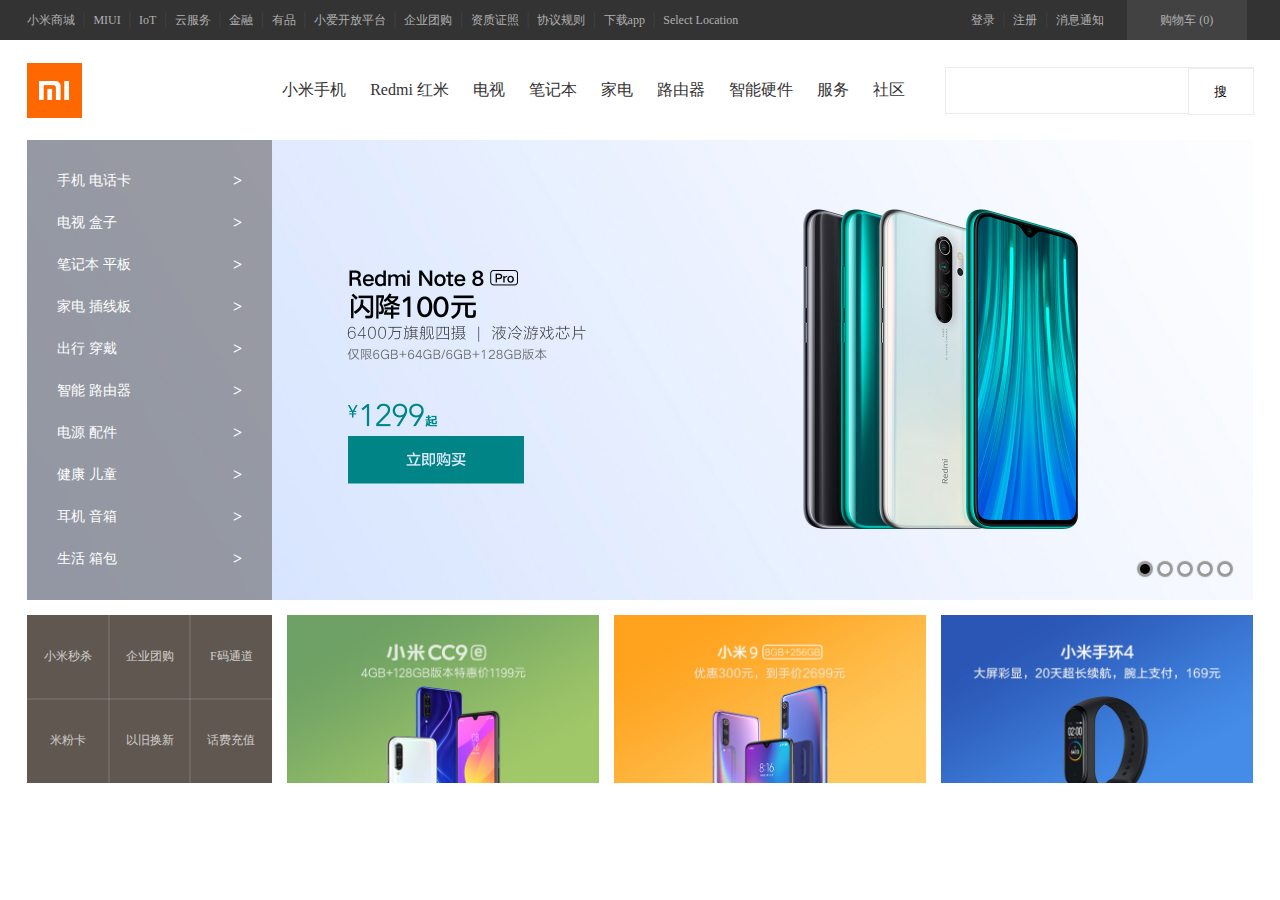
<file: 11-23/index.html>
<!DOCTYPE html>
<html lang="en">
<head>
    <meta charset="UTF-8">
    <meta name="viewport" content="width=device-width, initial-scale=1.0">
    <meta http-equiv="X-UA-Compatible" content="ie=edge">
    <title>小米商城 - 小米20 Pro、小米MIX Alpha、Redmi Note 8，小米电视官方网站</title>
    <link rel="stylesheet" href="./css/style.css">
</head>
<body>
    <header>
        <div class="site-topbar">
            <div class="container">
                <div class="bar-left">
                    <a href="#">小米商城</a>
                    <span class="sep">|</span>
                    <a href="#">MIUI</a>
                    <span class="sep">|</span>
                    <a href="#">IoT</a>
                    <span class="sep">|</span>
                    <a href="#">云服务</a>
                    <span class="sep">|</span>
                    <a href="#">金融</a>
                    <span class="sep">|</span>
                    <a href="#">有品</a>
                    <span class="sep">|</span>
                    <a href="#">小爱开放平台</a>
                    <span class="sep">|</span>
                    <a href="#">企业团购</a>
                    <span class="sep">|</span>
                    <a href="#">资质证照</a>
                    <span class="sep">|</span>
                    <a href="#">协议规则</a>
                    <span class="sep">|</span>
                    <a href="#">下载app</a>
                    <span class="sep">|</span>
                    <a href="#">Select Location</a>
                </div>
                <div class="bar-right">
                    <a href="#">登录</a>
                    <span class="sep">|</span>
                    <a href="#">注册</a>
                    <span class="sep">|</span>
                    <a href="#">消息通知</a>
                    <a href="#">购物车 (0)<span>购物车中还没有商品，赶紧选购吧！</span></a>
                </div>
            </div>
        </div>
        <div class="site-header">
            <div class="container">
                <div class="h-left">
                    <a class="logo" href="#"></a>
                </div>
                <div class="h-mid">
                    <ul class="hm-list">
                        <li class="hm-item"><a href="#">小米手机</a></li>
                        <li class="hm-item"><a href="#">Redmi 红米</a></li>
                        <li class="hm-item"><a href="#">电视</a></li>
                        <li class="hm-item"><a href="#">笔记本</a></li>
                        <li class="hm-item"><a href="#">家电</a></li>
                        <li class="hm-item"><a href="#">路由器</a></li>
                        <li class="hm-item"><a href="#">智能硬件</a></li>
                        <li class="hm-item"><a href="#">服务</a></li>
                        <li class="hm-item"><a href="#">社区</a></li>
                    </ul>
                </div>
                <div class="h-right">
                    <input type="text">
                    <input class="btn" type="button" value="搜">
                </div>
            </div>
        </div>
        <div class="banner">
            <div class="container">
                <div class="b-left">
                    <ul class="bl-list">
                        <li class="bl-item"><a href="#">手机 电话卡</a></li>
                        <li class="bl-item"><a href="#">电视 盒子</a></li>
                        <li class="bl-item"><a href="#">笔记本 平板</a></li>
                        <li class="bl-item"><a href="#">家电 插线板</a></li>
                        <li class="bl-item"><a href="#">出行 穿戴</a></li>
                        <li class="bl-item"><a href="#">智能 路由器</a></li>
                        <li class="bl-item"><a href="#">电源 配件</a></li>
                        <li class="bl-item"><a href="#">健康 儿童</a></li>
                        <li class="bl-item"><a href="#">耳机 音箱</a></li>
                        <li class="bl-item"><a href="#">生活 箱包</a></li>
                    </ul>
                </div>
                <div class="b-mid">
                    <ul class="bm-list">
                        <li class="bm-item"><a href="#"><img src="./images/bm1.png" alt="">小米CC9 Pro</a></li>
                        <li class="bm-item"><a href="#"><img src="./images/bm2.png" alt="">小米20 Pro</a></li>
                        <li class="bm-item"><a href="#"><img src="./images/bm1.png" alt="">小米CC9 Pro</a></li>
                        <li class="bm-item"><a href="#"><img src="./images/bm1.png" alt="">小米CC9 Pro</a></li>
                        <li class="bm-item"><a href="#"><img src="./images/bm1.png" alt="">小米CC9 Pro</a></li>
                        <li class="bm-item"><a href="#"><img src="./images/bm1.png" alt="">小米CC9 Pro</a></li>
                    </ul>
                    <ul class="bm-list">
                        <li class="bm-item"><a href="#"><img src="./images/bm1.png" alt="">小米CC9 Pro</a></li>
                        <li class="bm-item"><a href="#"><img src="./images/bm2.png" alt="">小米20 Pro</a></li>
                        <li class="bm-item"><a href="#"><img src="./images/bm1.png" alt="">小米CC9 Pro</a></li>
                        <li class="bm-item"><a href="#"><img src="./images/bm1.png" alt="">小米CC9 Pro</a></li>
                        <li class="bm-item"><a href="#"><img src="./images/bm1.png" alt="">小米CC9 Pro</a></li>
                        <li class="bm-item"><a href="#"><img src="./images/bm1.png" alt="">小米CC9 Pro</a></li>
                    </ul>
                    <ul class="bm-list">
                        <li class="bm-item"><a href="#"><img src="./images/bm1.png" alt="">小米CC9 Pro</a></li>
                        <li class="bm-item"><a href="#"><img src="./images/bm2.png" alt="">小米20 Pro</a></li>
                        <li class="bm-item"><a href="#"><img src="./images/bm1.png" alt="">小米CC9 Pro</a></li>
                        <li class="bm-item"><a href="#"><img src="./images/bm1.png" alt="">小米CC9 Pro</a></li>
                        <li class="bm-item"><a href="#"><img src="./images/bm1.png" alt="">小米CC9 Pro</a></li>
                        <li class="bm-item"><a href="#"><img src="./images/bm1.png" alt="">小米CC9 Pro</a></li>
                    </ul>
                    <ul class="bm-list">
                        <li class="bm-item"><a href="#"><img src="./images/bm1.png" alt="">小米CC9 Pro</a></li>
                        <li class="bm-item"><a href="#"><img src="./images/bm2.png" alt="">小米20 Pro</a></li>
                        <li class="bm-item"><a href="#"><img src="./images/bm1.png" alt="">小米CC9 Pro</a></li>
                        <li class="bm-item"><a href="#"><img src="./images/bm1.png" alt="">小米CC9 Pro</a></li>
                        <li class="bm-item"><a href="#"><img src="./images/bm1.png" alt="">小米CC9 Pro</a></li>
                        <li class="bm-item"><a href="#"><img src="./images/bm1.png" alt="">小米CC9 Pro</a></li>
                    </ul>
                    <ul class="bm-list">
                        <li class="bm-item"><a href="#"><img src="./images/bm1.png" alt="">小米CC9 Pro</a></li>
                        <li class="bm-item"><a href="#"><img src="./images/bm2.png" alt="">小米20 Pro</a></li>
                        <li class="bm-item"><a href="#"><img src="./images/bm1.png" alt="">小米CC9 Pro</a></li>
                        <li class="bm-item"><a href="#"><img src="./images/bm1.png" alt="">小米CC9 Pro</a></li>
                        <li class="bm-item"><a href="#"><img src="./images/bm1.png" alt="">小米CC9 Pro</a></li>
                        <li class="bm-item"><a href="#"><img src="./images/bm1.png" alt="">小米CC9 Pro</a></li>
                    </ul>
                    <ul class="bm-list">
                        <li class="bm-item"><a href="#"><img src="./images/bm1.png" alt="">小米CC9 Pro</a></li>
                        <li class="bm-item"><a href="#"><img src="./images/bm2.png" alt="">小米20 Pro</a></li>
                        <li class="bm-item"><a href="#"><img src="./images/bm1.png" alt="">小米CC9 Pro</a></li>
                        <li class="bm-item"><a href="#"><img src="./images/bm1.png" alt="">小米CC9 Pro</a></li>
                    </ul>
                    <ul class="bm-list">
                        <li class="bm-item"><a href="#"><img src="./images/bm1.png" alt="">小米CC9 Pro</a></li>
                        <li class="bm-item"><a href="#"><img src="./images/bm2.png" alt="">小米20 Pro</a></li>
                        <li class="bm-item"><a href="#"><img src="./images/bm1.png" alt="">小米CC9 Pro</a></li>
                        <li class="bm-item"><a href="#"><img src="./images/bm1.png" alt="">小米CC9 Pro</a></li>
                        <li class="bm-item"><a href="#"><img src="./images/bm1.png" alt="">小米CC9 Pro</a></li>
                    </ul>
                    <ul class="bm-list">
                        <li class="bm-item"><a href="#"><img src="./images/bm1.png" alt="">小米CC9 Pro</a></li>
                        <li class="bm-item"><a href="#"><img src="./images/bm2.png" alt="">小米20 Pro</a></li>
                        <li class="bm-item"><a href="#"><img src="./images/bm1.png" alt="">小米CC9 Pro</a></li>
                        <li class="bm-item"><a href="#"><img src="./images/bm1.png" alt="">小米CC9 Pro</a></li>
                        <li class="bm-item"><a href="#"><img src="./images/bm1.png" alt="">小米CC9 Pro</a></li>
                        <li class="bm-item"><a href="#"><img src="./images/bm1.png" alt="">小米CC9 Pro</a></li>
                    </ul>
                    <ul class="bm-list">
                        <li class="bm-item"><a href="#"><img src="./images/bm1.png" alt="">小米CC9 Pro</a></li>
                        <li class="bm-item"><a href="#"><img src="./images/bm2.png" alt="">小米20 Pro</a></li>
                        <li class="bm-item"><a href="#"><img src="./images/bm1.png" alt="">小米CC9 Pro</a></li>
                        <li class="bm-item"><a href="#"><img src="./images/bm1.png" alt="">小米CC9 Pro</a></li>
                        <li class="bm-item"><a href="#"><img src="./images/bm1.png" alt="">小米CC9 Pro</a></li>
                        <li class="bm-item"><a href="#"><img src="./images/bm1.png" alt="">小米CC9 Pro</a></li>
                    </ul>
                    <ul class="bm-list">
                        <li class="bm-item"><a href="#"><img src="./images/bm1.png" alt="">小米CC9 Pro</a></li>
                        <li class="bm-item"><a href="#"><img src="./images/bm2.png" alt="">小米20 Pro</a></li>
                        <li class="bm-item"><a href="#"><img src="./images/bm1.png" alt="">小米CC9 Pro</a></li>
                        <li class="bm-item"><a href="#"><img src="./images/bm1.png" alt="">小米CC9 Pro</a></li>
                        <li class="bm-item"><a href="#"><img src="./images/bm1.png" alt="">小米CC9 Pro</a></li>
                        <li class="bm-item"><a href="#"><img src="./images/bm1.png" alt="">小米CC9 Pro</a></li>
                    </ul>
                </div>
                <div id="banner" class="b-right">
                    <a href="#"><img src="./images/banner1.jpg" alt=""></a>
                    <a href="#"><img src="./images/banner2.jpg" alt=""></a>
                    <a href="#"><img src="./images/banner3.jpg" alt=""></a>
                    <a href="#"><img src="./images/banner4.jpg" alt=""></a>
                    <a href="#"><img src="./images/banner5.jpg" alt=""></a>
                </div>
                <div id="btn" class="b-btn">
                    <span></span>
                    <span></span>
                    <span></span>
                    <span></span>
                    <span></span>
                </div>
            </div>
        </div>
        <div class="sec">
            <div class="container">
                <div class="s-left">
                    <div class="sl-item">小米秒杀</div>
                    <div class="sl-item">企业团购</div>
                    <div class="sl-item">F码通道</div>
                    <div class="sl-item">米粉卡</div>
                    <div class="sl-item">以旧换新</div>
                    <div class="sl-item">话费充值</div>
                </div>
                <div class="s-right">
                    <div class="sr-item"><a href="#"><img src="./images/sec1.jpg" alt=""></a></div>
                    <div class="sr-item"><a href="#"><img src="./images/sec2.jpg" alt=""></a></div>
                    <div class="sr-item"><a href="#"><img src="./images/sec3.jpg" alt=""></a></div>
                </div>
            </div>
        </div>
    </header>

    <script src="./js/style.js"></script>
</body>
</html>
</file>
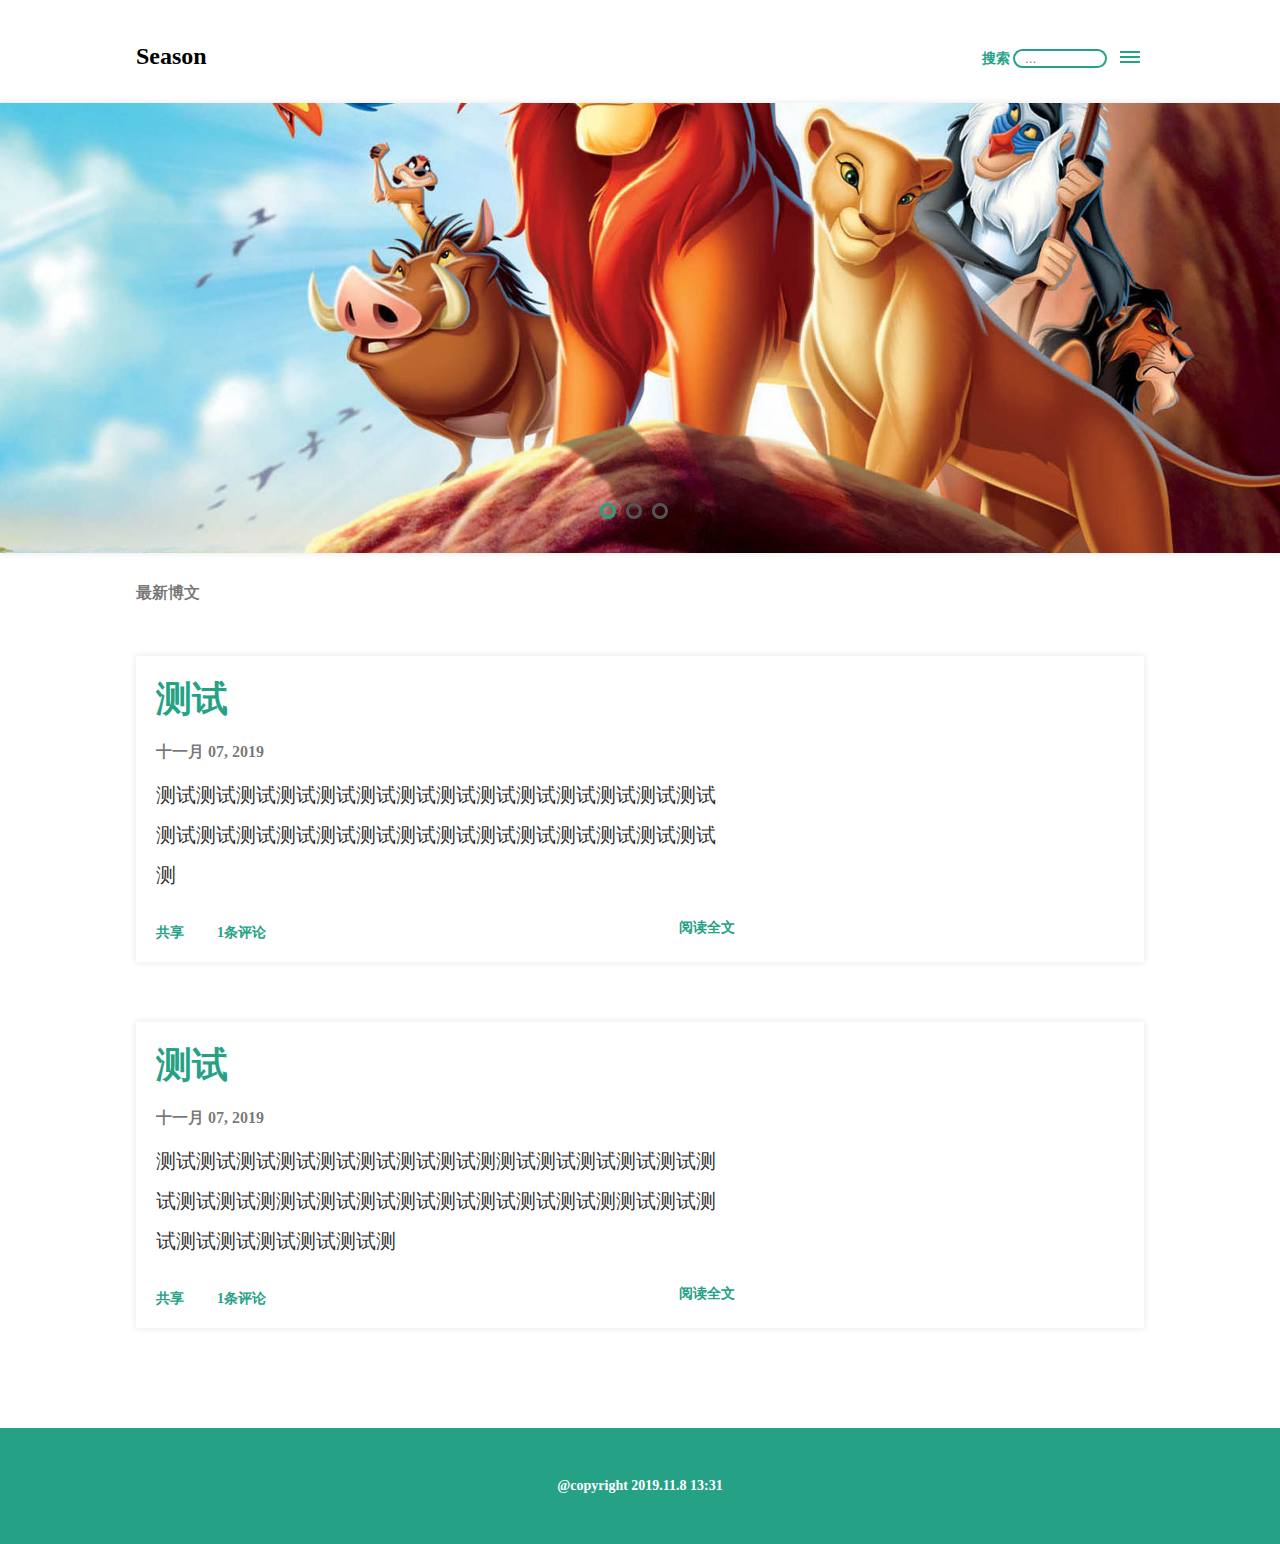
<file: blog/index.html>
<!DOCTYPE html>
<html lang="en">
<head>
    <meta charset="UTF-8">
    <meta name="viewport" content="width=device-width, initial-scale=1.0">
    <meta http-equiv="X-UA-Compatible" content="ie=edge">
    <link rel="stylesheet" href="./css/style.css">
    <link rel="stylesheet" href="./css/main.css">
    <link rel="stylesheet" href="./css/banner.css">
    <title>Blog</title>
</head>
<body>
    <header id="header" class="container">
        <nav class="nav-list">
            <div class="logo">
                <h1><a href="index.html">Season</a></h1>
            </div>
            <div class="right">
                <div class="search">
                    搜索
                    <input type="text" placeholder="...">
                </div>
                <div class="list">
                    <label for="checkbox-menu" class="menu-icon"></label>
                    <input type="checkbox" id="checkbox-menu">
                    <ul class="menu">
                        <li class="menu-item"><a href="article.html">杂记</a></li>
                        <li class="menu-item"><a href="article.html">杂记</a></li>
                        <li class="menu-item"><a href="article.html">杂记</a></li>
                        <li class="menu-item"><a href="#">测试</a></li>
                        <li class="menu-item"><a href="#">测试</a></li>
                    </ul>
                </div>
            </div>
        </nav>
    </header>

    <main id="main" class="container">
        <div class="banner">
            <ul class="banner_img">
                <li><img src="image/b1.jpg"/></li>
                <li><img src="image/b2.jpg"/></li>
                <li><img src="image/b3.jpg"/></li>
            </ul>
            <div class="banner_list"></div>
            <div class="banner_left"><img src="image/left.png" /></div>
            <div class="banner_right"><img src="image/right.png" /></div>
        </div>
        <section class="m-widget">
            <div class="heading">最新博文</div>
            <ul class="articles">
                <li class="a-item">
                    <a class="bg-img-top" href="#"></a>
                    <div class="a-left">
                        <h3><a href="view.html">测试</a></h3>
                        <div class="time"><a href="#">十一月 07, 2019</a></div>
                        <div class="content">测试测试测试测试测试测试测试测试测试测试测试测试测试测试测试测试测试测试测试测试测试测试测试测试测试测试测试测试测</div>
                        <button class="m-item">共享</button>
                        <a href="#" class="ripple m-item">1条评论</a>
                        <a href="#" class="full m-item">阅读全文</a>
                    </div>
                    <a href="#" class="bg-img"></a>
                </li>
                <li class="a-item">
                    <a class="bg-img-top" href="#"></a>
                    <div class="a-left">
                        <h3><a href="#">测试</a></h3>
                        <div class="time"><a href="#">十一月 07, 2019</a></div>
                        <div class="content">测试测试测试测试测试测试测试测试测测试测试测试测试测试测试测试测试测测试测试测试测试测试测试测试测试测测试测试测试测试测试测试测试测试测</div>
                        <button class="m-item">共享</button>
                        <a href="#" class="ripple m-item">1条评论</a>
                        <a href="#" class="full m-item">阅读全文</a>
                    </div>
                    <a href="#" class="bg-img"></a>
                </li>
            </ul>
        </section>
    </main>

    <footer id="footer">
        <p>@copyright 2019.11.8 13:31</p>
    </footer>
</body>
<script src="js/jquery-1.8.3.min.js" type="text/javascript" charset="utf-8"></script>
<script src="js/index.js" type="text/javascript" charset="utf-8"></script>
</html>
</file>
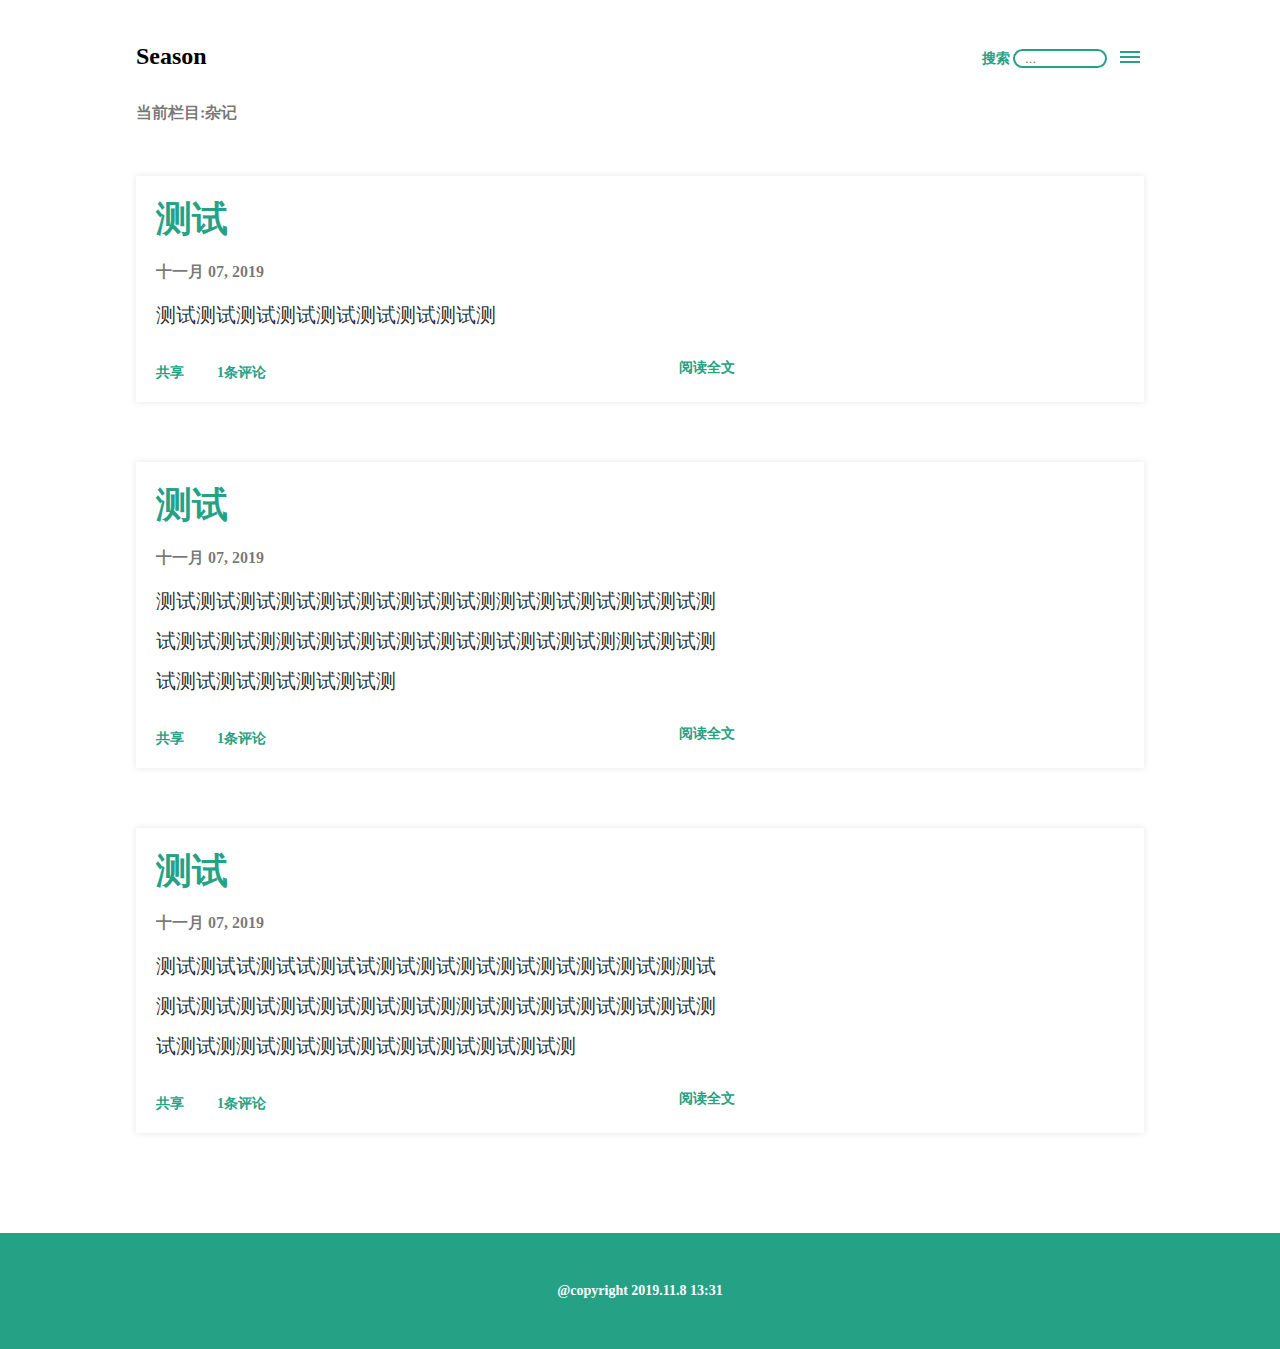
<file: blog/article.html>
<!DOCTYPE html>
<html lang="en">
<head>
    <meta charset="UTF-8">
    <meta name="viewport" content="width=device-width, initial-scale=1.0">
    <meta http-equiv="X-UA-Compatible" content="ie=edge">
    <link rel="stylesheet" href="./css/style.css">
    <link rel="stylesheet" href="./css/main.css">
    <title>Blog - 杂记</title>
</head>
<body>
    <header id="header" class="container">
        <nav class="nav-list">
            <div class="logo">
                <h1><a href="index.html">Season</a></h1>
            </div>
            <div class="right">
                <div class="search">
                    搜索
                    <input type="text" placeholder="...">
                </div>
                <div class="list">
                    <label for="checkbox-menu" class="menu-icon"></label>
                    <input type="checkbox" id="checkbox-menu">
                    <ul class="menu">
                        <li class="menu-item"><a href="article.html">杂记</a></li>
                        <li class="menu-item"><a href="article.html">杂记</a></li>
                        <li class="menu-item"><a href="article.html">杂记</a></li>
                        <li class="menu-item"><a href="#">测试</a></li>
                        <li class="menu-item"><a href="#">测试</a></li>
                    </ul>
                </div>
            </div>
        </nav>
    </header>
    <main id="main" class="container">
        <section class="m-widget">
            <div class="heading">当前栏目:杂记</div>
            <ul class="articles">
                <li class="a-item">
                    <div class="a-left">
                        <h3><a href="#">测试</a></h3>
                        <div class="time"><a href="#">十一月 07, 2019</a></div>
                        <div class="content">测试测试测试测试测试测试测试测试测</div>
                        <button class="m-item">共享</button>
                        <a href="#" class="ripple m-item">1条评论</a>
                        <a href="#" class="full m-item">阅读全文</a>
                    </div>
                    <a href="#" class="bg-img"></a>
                </li>
                <li class="a-item">
                    <div class="a-left">
                        <h3><a href="#">测试</a></h3>
                        <div class="time"><a href="#">十一月 07, 2019</a></div>
                        <div class="content">测试测试测试测试测试测试测试测试测测试测试测试测试测试测试测试测试测测试测试测试测试测试测试测试测试测测试测试测试测试测试测试测试测试测</div>
                        <button class="m-item">共享</button>
                        <a href="#" class="ripple m-item">1条评论</a>
                        <a href="#" class="full m-item">阅读全文</a>
                    </div>
                    <a href="#" class="bg-img"></a>
                </li>
                <li class="a-item">
                    <div class="a-left">
                        <h3><a href="#">测试</a></h3>
                        <div class="time"><a href="#">十一月 07, 2019</a></div>
                        <div class="content">测试测试试测试试测试试测试测试测试测试测试测试测试测测试测试测试测试测试测试测试测试测测试测试测试测试测试测试测试测试测测试测试测试测试测试测试测试测试测</div>
                        <button class="m-item">共享</button>
                        <a href="#" class="ripple m-item">1条评论</a>
                        <a href="#" class="full m-item">阅读全文</a>
                    </div>
                    <a href="#" class="bg-img"></a>
                </li>
            </ul>
        </section>
    </main>

    <footer id="footer">
        <p>@copyright 2019.11.8 13:31</p>
    </footer>
</body>
</html>
</file>
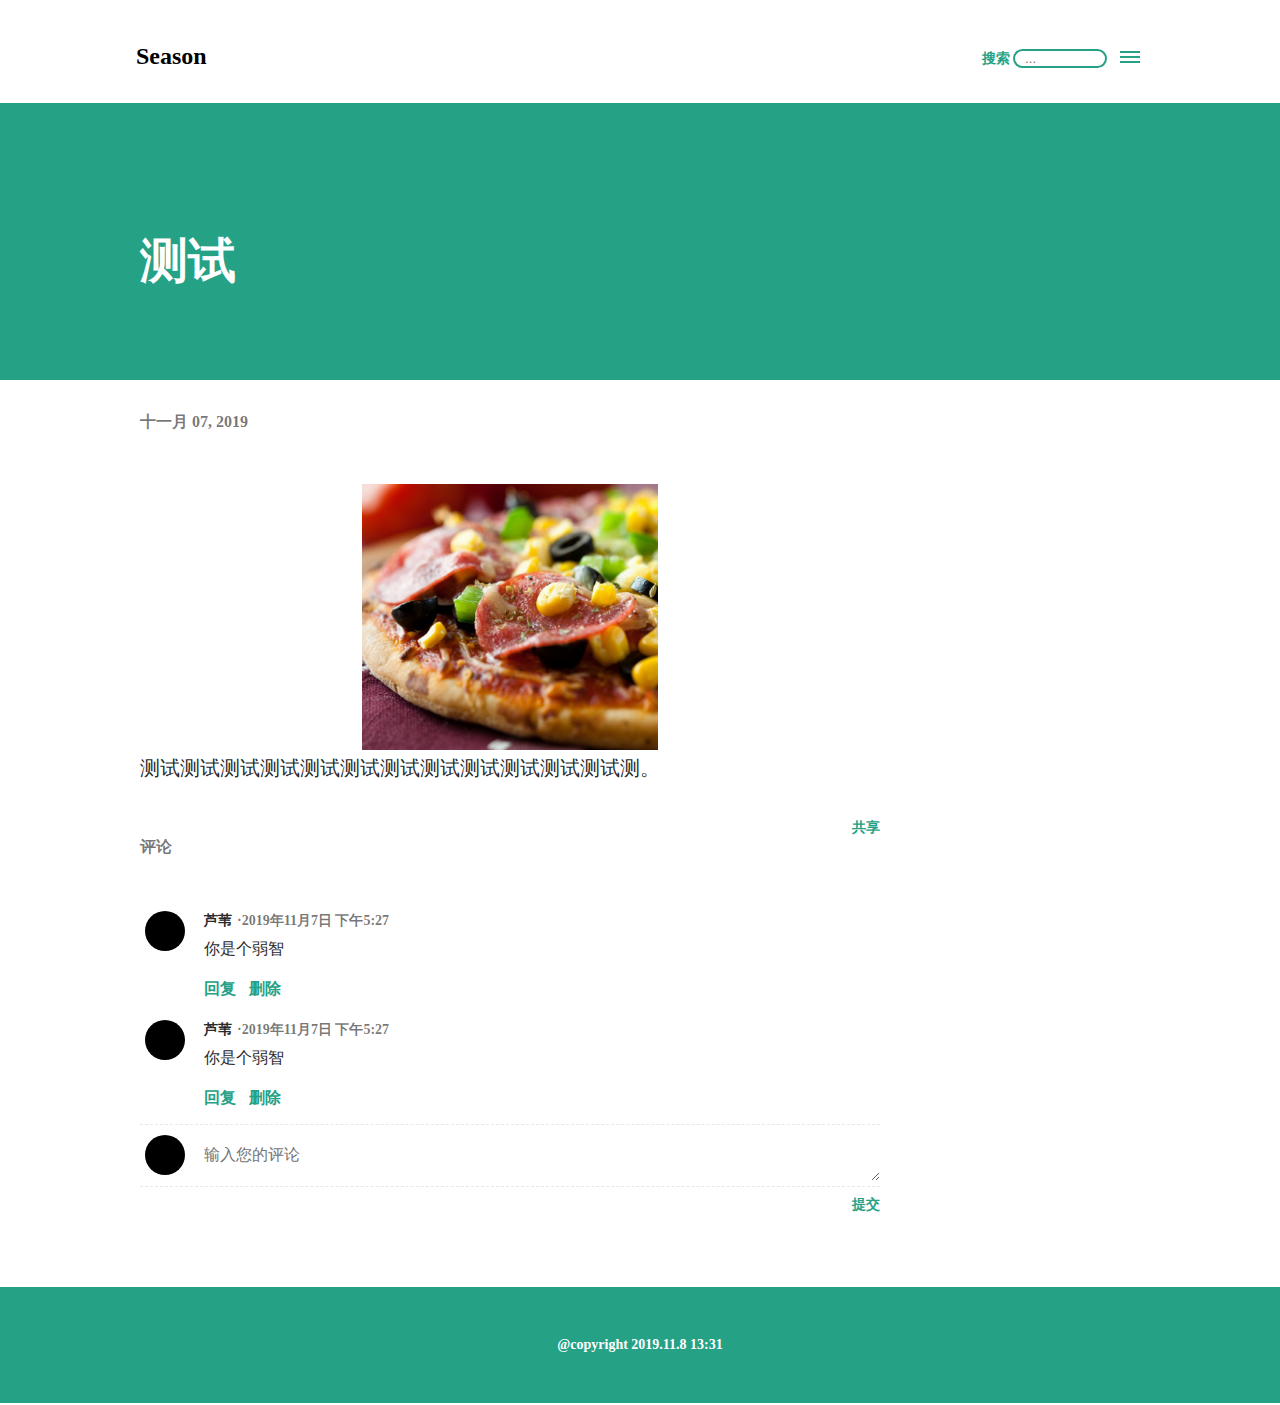
<file: blog/view.html>
<!DOCTYPE html>
<html lang="en">
<head>
    <meta charset="UTF-8">
    <meta name="viewport" content="width=device-width, initial-scale=1.0">
    <meta http-equiv="X-UA-Compatible" content="ie=edge">
    <link rel="stylesheet" href="./css/view-style.css">
    <link rel="stylesheet" href="./css/main.css">
    <title>Blog - 测试</title>
</head>
<body>
    <header id="header" class="container">
        <nav class="nav-list">
            <div class="logo">
                <h1><a href="index.html">Season</a></h1>
            </div>
            <div class="right">
                <div class="search">
                    搜索
                    <input type="text" placeholder="...">
                </div>
                <div class="list">
                    <label for="checkbox-menu" class="menu-icon"></label>
                    <input type="checkbox" id="checkbox-menu">
                    <ul class="menu">
                        <li class="menu-item"><a href="article.html">杂记</a></li>
                        <li class="menu-item"><a href="article.html">杂记</a></li>
                        <li class="menu-item"><a href="article.html">杂记</a></li>
                        <li class="menu-item"><a href="#">测试</a></li>
                        <li class="menu-item"><a href="#">测试</a></li>
                    </ul>
                </div>
            </div>
        </nav>
    </header>

    <main id="main" class="container">
        <section class="content">
            <div class="title">
                <h3>测试</h3>
            </div>
            <div class="time">
                十一月 07, 2019
            </div>
            <div class="article">
                <div class="new">
                    <div class="img"><img src="./image/home-4.jpg" alt=""></div>
                    测试测试测试测试测试测试测试测试测试测试测试测试测。
                </div>
            </div>
            <div class="share">
                <button class="m-item">共享</button>
            </div>
            <div class="comment">
                <h3>评论</h3>
                <ul class="param">
                    <li class="p-item">
                        <a href="#" class="logo"></a>
                        <div class="top">
                            <span><a href="#" class="name">芦苇</a></span>
                            <span><a href="#" class="fb-time">2019年11月7日 下午5:27</a></span>
                        </div>
                        <p class="mito">你是个弱智</p>
                        <div class="bottom">
                            <a href="#" class="reply">回复</a>
                            <a href="#" class="delete">删除</a>
                        </div>
                    </li>
                    <li class="p-item">
                        <a href="#" class="logo"></a>
                        <div class="top">
                            <span><a href="#" class="name">芦苇</a></span>
                            <span><a href="#" class="fb-time">2019年11月7日 下午5:27</a></span>
                        </div>
                        <p class="mito">你是个弱智</p>
                        <div class="bottom">
                            <a href="#" class="reply">回复</a>
                            <a href="#" class="delete">删除</a>
                        </div>
                    </li>
                </ul>
                <div class="text">
                    <a href="#" class="userlogo"></a>
                    <textarea name="" id="" placeholder="输入您的评论"></textarea>
                    <button class="m-item">提交</button>
                </div>
            </div>
        </section>
    </main>

    <footer id="footer">
            <p>@copyright 2019.11.8 13:31</p>
        </footer>
</body>
</html>
</file>
<file: 11-23/css/style.css>
*{
    margin: 0;
    padding: 0;
}
a,a:hover{
    text-decoration: none;
}
ul,li{
    list-style: none;
}
.sep{
    color: #424242;
    margin: 0 3.6px;
}
.container{
    width: 1226px;
    margin: 0 auto;
}
.site-topbar{
    background: #333;
}
.site-topbar .container{
    display: flex;
    height: 40px;
}
.site-topbar .bar-left{
    width:77%;
}
.site-topbar .bar-left a,
.site-topbar .bar-right a{
    display: inline-block;
    font-size: 12px;
    color: #b0b0b0;
    height: 40px;
    line-height: 40px;
}
.site-topbar .bar-left a:hover,
.site-topbar .bar-right a:hover{
    color: #fff;
}
.site-topbar .bar-right{
    width: 23%;
}
.site-topbar .bar-right a:last-child{
    position: relative;
    width: 120px;
    background: #424242;
    text-align: center;
    margin-left: 19px;
}
.site-topbar .bar-right a:last-child span{
    display:none;
    position: absolute;
    right: 0;
    width: 160%;
    text-align: center;
    height: 100px;
    line-height: 100px;
    padding:0 60px;
    z-index: 100000;
    color: #000;
    background: #fff;
    box-shadow:0 5px 7px 0 #ececec;
}
.site-topbar .bar-right a:last-child:hover{
    color: #ff6700;
    background:#fff;
}
.site-topbar .bar-right a:last-child:hover span{
    display: block;
}

.site-header .container{
    line-height: 100px;
    height: 100px;
    display: flex;
}
.site-header .h-left{
    width: 20%;
}
.site-header .h-left .logo{
    position: relative;
    margin-top: 23px;
    display: block;
    width: 55px;
    height: 55px;
    background:#ff6700 url("../images/mi-logo.png") no-repeat 50% 50%;
}
.site-header .h-mid{
    width: 55%;
}
.site-header .h-mid .hm-list .hm-item{
    display: inline-block;
}
.site-header .h-mid .hm-list .hm-item a{
    display: block;
    margin: 0 10px;
    color: #333;
    font-size:16px;
    transition: color .2s;
}
.site-header .h-mid .hm-list .hm-item a:hover{
    color: #ff6700;
}

.site-header .h-right{
    position: relative;
    width: 25%;
}
.site-header .h-right input{
    width:100%;
    border: 0;
    box-shadow: 0 0 0 1px #ececec;
    height: 45px;
    outline:medium;
}
.site-header .h-right .btn{
    position: absolute;
    right: 0;
    top: 29px;
    width: 21%;
    background: #fff;
    color: #000;
    transition: all .2s;
    cursor: pointer;
}
.site-header .h-right .btn:hover{
    background: #ff6700;
    color:#fff;
}
.banner .container{
    position: relative;
    display: flex;
}
.banner .b-left{
    width: 20%;
    height: 460px;
    position: absolute;
    z-index: 10000;
}
.banner .b-left .bl-list{
    padding:20px 0;
    background: rgba(105, 101, 101, .6);
}
.banner .b-left .bl-list .bl-item{
    position: relative;
    display: block;
    height: 42px;
    line-height: 42px;
}
.banner .b-left .bl-list .bl-item::before{
    content:">";
    position: absolute;
    right: 30px;
    top:0;
    color: #fff;
    font-weight: 900;
}
.banner .b-left .bl-list .bl-item a{
    display: block;
    color: #fff;
    font-size: 14px;
    padding-left:30px;
    background: transparent;
    transition: all .2s;
}
.banner .b-left .bl-list .bl-item a:hover{
    background: #ff6700;
}
.banner .b-right{
    height:460px;
    width: 100%;
    position: absolute;
    left:0;
    z-index: 1;
    overflow: hidden;
}
.banner .b-right a:first-child{
    opacity: 1;
    z-index:10;
}
.banner .b-right a{
    opacity: 0;
    position: absolute;
    height:460px;
    transition:all 2s;
    z-index:-1;
}
.banner .b-right a img{
    display: block;
    width: 100%;
}
.banner .b-mid{
    display: block;
    width: 80%;
    height: 460px;
    left:20%;
    position: absolute;
    z-index: 3;
}
.banner .bm-list{
    display: none;
    box-sizing: border-box;
    width:100%;
    background: #fff;
    height:460px;
    padding:20px;
    box-shadow: 0 0 6px 1px #ececec;
}
.banner .bm-list .bm-item{
    display: inline-block;
    width:24.6%;
    height:40px;
    padding-bottom: 30px;
}
.banner .bm-list .bm-item a{
    color: #222;
    text-align: right;
    font-size: 14px;
}
.banner .bm-list .bm-item a:hover{
    color: #ff6700;
}
.banner .bm-list .bm-item a img{
    vertical-align: middle;
    width: 40px;
    height: 40px;
    margin-right:15px;
}
.banner .b-btn{
    position: absolute;
    right:20px;
    top:420px;
    z-index: 4;
}

.banner .b-btn span{
    display: inline-block;
    margin:0 3px;
    width:10px;
    height:10px;
    border-radius: 50%;
    background: transparent;
    box-shadow:0 0 1px 3px #999;
    cursor: pointer;
}
.banner .b-btn span:first-child{
    background: #000;
}


.sec{
    margin-top:475px;
}
.sec .container{
    display: flex;
}
.sec .s-left{
    width:20%;
    display: flex;
    flex-wrap: wrap;
    background: #5f5750;
}
.sec .s-left .sl-item{
    flex: 1 26%;
    font-size: 12px;
    line-height: 83px;
    text-align: center;
    color: #fff;
    opacity: .7;
    box-shadow: 0 0 1px 0 #ececec;
    transition: all .2s;
}
.sec .s-left .sl-item:hover{
    opacity: 1;
    cursor: pointer;
}

.sec .s-right{
    width:80%;
    display: flex;
}
.sec .s-right .sr-item{
    padding-left: 15px;
    display: block;
    flex: 1;
}
.sec .s-right .sr-item a img{
    width: 100%;
    display: block;
}
</file>
<file: blog/css/style.css>
body{
    color:#292929;
    font-size:20px;
    font-weight:400;
}
ul,li{
    list-style:none;
}
a,a:hover{
    text-decoration:none;
    color:#fff;
}
.container{
    width: 1280px;
    margin: 0 auto;
}
#main .m-widget .articles .a-item .m-item{
    display: inline-block;
    font-weight:600;
    font-size:14px;
    color:#fff;
    background:none;
    border:0;
    border-radius:2px;
    cursor: pointer;
    padding:8px;
    margin:-8px;
    outline: none;
}
#main .m-widget .articles .a-item .ripple{
    margin-left:20px;
}
#main .m-widget{
    padding-left:136px;
    padding-right:136px;
}
#main .m-widget .heading{
    color:rgba(0, 0, 0, 0.54);
    font-weight:600;
    font-size:16px;
    margin-bottom:52px;
}
#main .m-widget .articles .a-item:nth-child(1){
    margin-top:0;
}
#main .m-widget .articles .a-item{
    box-shadow:0px 0px 6px 1px #ececec;
    padding:20px;
    background:#fff;
    display: flex;
    margin-top:60px;
}
#main .m-widget .articles .a-item .a-left{
    width:62%;
    display: inline-block;
    margin-right:81px;
}
#main .m-widget .articles .a-item h3{
    margin-bottom:16px;
}
#main .m-widget .articles .a-item h3 a{
    color:#25a186;
    font-weight:700;
    font-size:36px;
    line-height:1.3;
}
#main .m-widget .articles .a-item .time{
    margin-bottom:12px;
}
#main .m-widget .articles .a-item .time a{
    color:rgba(0, 0, 0, 0.54);
    font-weight:600;
    font-size:16px;
}
#main .m-widget .articles .a-item .content{
    margin-bottom:24px;
    line-height:40px;
    color:rgba(0, 0, 0, 0.84);
    font-size:20px;
    font-family:'黑体',sans-serif;
}
#main .m-widget .articles .a-item .full{
    float:right;
}
#main .m-widget .articles .a-item .m-item{
    color:#25a186;
}
#main .m-widget .articles .a-item .m-item:hover{
    background: rgba(37, 161, 134, .12);
}
#main .m-widget .articles .a-item .bg-img-top{
    display:none;
    width:100%;
    height:100%;
    background-image:url("http://47.100.53.137:10086/uploads/70b2f2eb0f11bcb115a194cc6855c970");
    background-position:center;
    background-size:cover;
}
#main .m-widget .articles .a-item .bg-img{
    width:33%;
    background-image:url("http://47.100.53.137:10086/uploads/70b2f2eb0f11bcb115a194cc6855c970");
    background-position:center;
    background-size:cover;
}
@media screen and (max-width: 768px){
    #main .m-widget .articles .a-item .full{
        float: right;
    }
    #main .m-widget{
        padding:0;
    }
    #main .m-widget .heading{
        margin-left:24px;
        margin-right:24px;
    }
    #main .m-widget .articles{
        margin-left:24px;
        margin-right:24px;
    }
    #main .m-widget .articles .a-item{
        flex-wrap:wrap;
    }
    #main .m-widget .articles .a-item .a-left{
        margin-right:0;
        width:100%;
    }
    #main .m-widget .articles .a-item .bg-img-top{
        display: block;
        height:calc(100vw * 2 / 3);
        margin-bottom:16px;
    }
    #main .m-widget .articles .a-item .bg-img{
        display: none;
    }
    #main .m-widget .articles .a-item h3 a{
        font-size:24px;
    }
    #main .m-widget .articles .a-item .time a{
        font-size:14px;
    }
    #main .m-widget .articles .a-item .content{
        line-height:2;
        font-size:16px;
    }
}
</file>
<file: blog/css/main.css>
*{
    margin:0;
    padding:0;
}
ul,li{
    list-style:none;
}
a,a:hover{
    text-decoration:none;
}
body{
    color:#292929;
    font-size:20px;
    font-weight:400;
}
.container{
    width: 1280px;
    margin: 0 auto;
}
#header .nav-list{
    overflow: hidden;
    padding:44px 136px 32px;
}
#header .nav-list .logo{
    display:block;
    float: left;
}
#header .nav-list h1{
    margin:0;
    font-weight:700;
    font-size:24px;
    line-height:24px;
}
#header .nav-list h1 a{
    color:#000;
}
#header .nav-list .right{
    float:right;
}
#header .nav-list .search{
    color:#25a186;
    font-weight:600;
    font-size:14px;
    line-height:24px;
    display: inline-block;
}
#header .nav-list .search input{
    border-radius:20px;
    border:2px solid #25a186;
    padding-left:10px;
    box-shadow: none;
    outline: none;
    width:80px;
}
#header .nav-list .list{
    width:24px;
    height:24px;
    margin-left:8px;
    line-height:24px;
    display:inline-block;
}
#header .nav-list .list .menu-icon{
    display: inline-block;
    width: 20px;
	height: 2px;
	border-top: 2px solid #25a186;
	border-bottom: 2px solid #25a186;
	background-color: #25a186;
	padding: 3px 0;
    background-clip:content-box;
    box-sizing: unset;
}
#checkbox-menu{
    display: none;
}
#checkbox-menu:checked ~ .menu{
    display:block;
}
.menu{
    display:none;
}
#header .nav-list .list .menu{
    top:0;
    left:0;
    background:#fff;
    position: absolute;
    border-radius:3px;
    box-shadow:0px 0px 4px 0 #ececec;
    text-align:center;
    width:100%;
    margin:0 auto;
}
#header .nav-list .list .menu .menu-item{
    display: inline-block;
    padding:2px 15px;
}
#header .nav-list .list .menu .menu-item:hover{
    background:rgba(0,0,0,0.05);
}
#header .nav-list .list .menu .menu-item a{
    font-size:16px;
    color:#25a186;
}
#footer{
    margin-top:100px;
    background:#25a186;
    padding:50px 0;
    font-size:14px;
    color:#fff;
    font-weight:bold;
    text-align: center;
}
@media screen and (max-width: 768px) {
    .container {
        width:100%;
        margin:0 auto;
    }
    #header .nav-list{
        padding:24px 20px 32px 24px;
    }
    #header .nav-list .list .menu{
        right:0;
        top:53px;
    }
}
</file>
<file: blog/css/banner.css>
*{
    padding: 0px;
    margin: 0px;
}
.banner{
    width: 100%;
    height: 450px;
    font-size: 0;
    overflow: hidden;
    position: relative;
    box-shadow:0 0 6px 1px #ececec;
    margin-bottom:30px;
}
.banner_img {
    width: 100%;
    height: 450px;
    position: absolute;
    left: 0;
    top: 0;
}
.banner_img li{
    width: 100%;
    height:450px;
    display: inline-block;
    background-position: center;
    background-repeat: no-repeat;
    background-size:cover;
    list-style: none;
}
.banner_list {
    height: 50px;
    top:400px;
    position: relative;
    margin: 0 auto;
    z-index: 1;
}
.banner_list span {
    display: block;
    cursor: pointer;
    width: 10px;
    height: 10px;
    border-radius: 50%;
    border: 3px solid #555;
    float: left;
    margin: 0 5px;
}
.banner_list .spcss {
    border: 3px solid #25a186;
}
.banner_left {
    position: absolute;
    height: 55px;
    width: 40px;
    top: 50%;
    left: -60px;
    background-color: rgba(73,72,62, 0.6);
    margin-top: -45px;
    text-align: center;
    transition: all .5s;
    z-index: 2;
}
.banner_left:hover{
    background-color: rgba(73,72,62, 0.9);
}
.banner_right {
    position: absolute;
    height: 55px;
    width: 40px;
    top: 50%;
    right: -60px;
    background-color: rgba(73,72,62, 0.6);
    margin-top: -45px;
    text-align: center;
    transition: all .5s;
    z-index: 2;
}
.banner_right:hover {
    background-color: rgba(73,72,62, 0.9);
}
.banner_left img {
    margin-top: 8px;
}
.banner_right img {
    margin-top: 8px;
}
@media screen and (max-width: 768px){
    .banner,
    .banner_img,
    .banner_img li{
        height:300px;
    }
    .banner_list{
        top:260px;
    }
}
</file>
<file: blog/css/view-style.css>
body{
    color:#292929;
    font-size:20px;
    font-weight:400;
}
ul,li{
    list-style:none;
}
a,a:hover{
    text-decoration:none;
}
.container{
    width:1280px;
    margin:0 auto;
}
#main .content{
    width:100%;
}
#main .content .title{
    box-sizing:border-box;
    background-color:#25a186;
    padding:124px 290px 86px 140px;
    width:100%;
    
}
#main .content .title h3{
    color:#fff;
    font-weight:600;
    font-size:48px;
    line-height:1.4;
}
#main .content .time{
    padding-left:140px;
    margin-bottom:12px;
    color:rgba(0, 0, 0, .54);
    font-weight:600;
    font-size:16px;
    height:84px;
    line-height:84px;
}
#main .content .article{
    padding-right:290px;
    position: relative;
    margin-left:140px;
    margin-top:20px;
    margin-bottom:32px;
}
#main .content .article .new{
    margin-right:110px;
}
#main .content .article .new .img{
    width:40%;
    height:40%;
    margin:0 auto;
}
#main .content .article .new .img img{
    width:100%;
}
#main .content .share{
    margin-left:140px;
    margin-right:400px;
    text-align: right;
}
.m-item{
    display: inline-block;
    font-weight:600;
    font-size:14px;
    color:#25a186;
    background:none;
    border:0;
    border-radius:2px;
    cursor: pointer;
    padding:8px;
    margin:-8px;
    outline: none;
}
.m-item:hover{
    background: rgba(37, 161, 134, .12);
}
#main .content .comment{
    margin-left:140px;
    margin-right:400px;
}
#main .content .comment h3{
    color:rgba(0, 0, 0, .54);
    font-weight:600;
    font-size:16px;
    margin-bottom:48px;
}
#main .content .comment .text{
    box-sizing:border-box;
    position: relative;
    border-top:1px dashed #e7e7e7;
    border-bottom:1px dashed #e7e7e7;
    width:100%;
    padding-left:64px;
    text-align: right;
}
#main .content .comment .text .userlogo{
    width:40px;
    height:40px;
    background:#000;
    border-radius:50%;
    position: absolute;
    top:10px;
    left:5px;
}
#main .content .comment .text textarea{
    width:100%;
    border:0;
    padding-top:20px;
    font-size:16px;
    outline: none;
}
#main .content .comment .text button{
    position: absolute;
    right:0;
    bottom:-28px;
}
#main .content .comment .param .p-item{
    padding-left:64px;
    position: relative;
    margin-bottom:15px;
}
#main .content .comment .param .p-item .logo{
    width:40px;
    height:40px;
    background:#000;
    border-radius:50%;
    position: absolute;
    top:5px;
    left:5px;
}
#main .content .comment .param .p-item .top{
    line-height:25px;
}
#main .content .comment .param .p-item .top .name{
    color:#292929;
    font-weight:600;
    font-size:14px;
}
#main .content .comment .param .p-item .top .fb-time::before{
    content: "·";

}
#main .content .comment .param .p-item .top .fb-time{
    color: rgba(0, 0, 0, .54);
    font-weight:600;
    font-size:14px;
}
#main .content .comment .param .p-item .mito{
    margin-top:6px;
    margin-bottom:16px;
    color:#292929;
    font-size:16px;
}
#main .content .comment .param .p-item .bottom .reply{
    color:#25a186;
    font-weight:bold;
    font-size:16px;
    margin-right:8px;
}
#main .content .comment .param .p-item .bottom .delete{
    color:#25a186;
    font-weight:bold;
    font-size:16px;
}
@media screen and (max-width: 768px){
    .v-container{
        width:100%;
    }
    #main .content .title{
        padding:62px 24px 24px 24px;
    }
    #main .content .title h3{
        font-size:24px;
    }
    #main .content .time{
        padding-left:24px;
        font-size:14px;
    }
    #main .content .article,
    #main .content .share,
    #main .content .comment{
        margin:32px 24px ;
        padding:0;
    }
    #main .content .article .new{
        margin-right:0;
        font-size:16px;
    }
}
</file>
